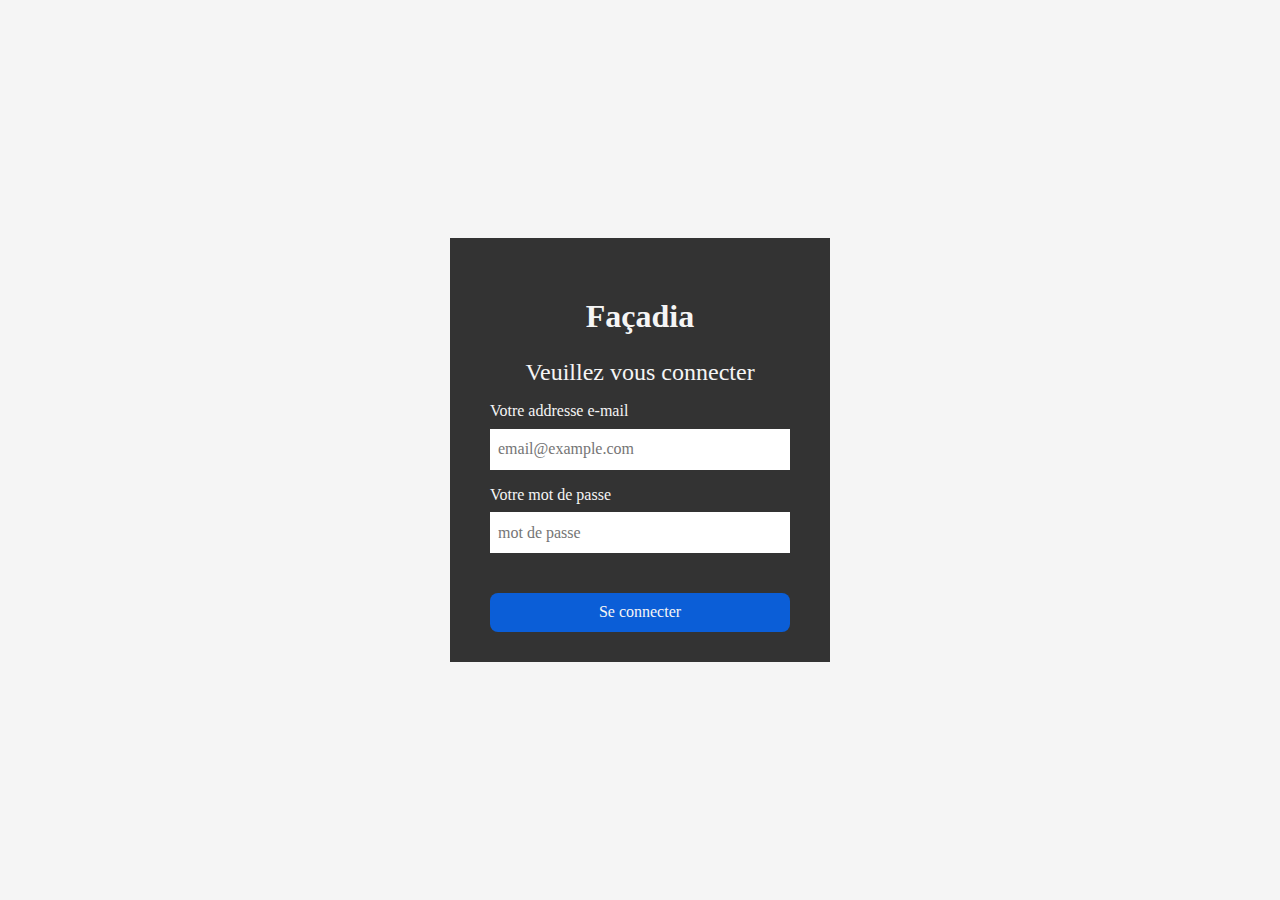
<file: index.html>
<!DOCTYPE html>
<html lang="fr">
<head>
    <meta charset="UTF-8">
    <meta http-equiv="X-UA-Compatible" content="IE=edge">
    <meta name="viewport" content="width=device-width, initial-scale=1.0">

    <title>Façadia - Se connecter</title>

    <link rel="stylesheet" href="/css/normalize.css">
    <link rel="stylesheet" href="/css/main.css">
</head>
<body>
    <div class="sign-in-page">
        <div class="sign-in-main-wrapper">
            <h1 class="main-title">Façadia</h1>
            <form class="sign-in-form" action="#" method="POST">
                <h2 class="form-title">Veuillez vous connecter</h2>
                
                <div class="form-group">
                    <label for="user-email">Votre addresse e-mail</label>
                    <input name="user-email" id="user-email" type="email" placeholder="email@example.com">
                    <span class="form-text-error hidden user-email-error-msg">L'e-mail n'est pas correct</span>
                </div>
                <div class="form-group">
                    <label for="user-password">Votre mot de passe</label>
                    <input name="user-password" id="user-password" type="password" placeholder="mot de passe">
                    <span class="form-text-error hidden  user-password-error-msg">Le mot de passe n'est pas correct</span>
                </div>
                <div>
                    <button class="submit-btn" type="submit">Se connecter</button>
                </div>
            </form>
        </div>
    </div>
    <script src="/js/pages/signIn.js"></script>
</body>
</html>
</file>
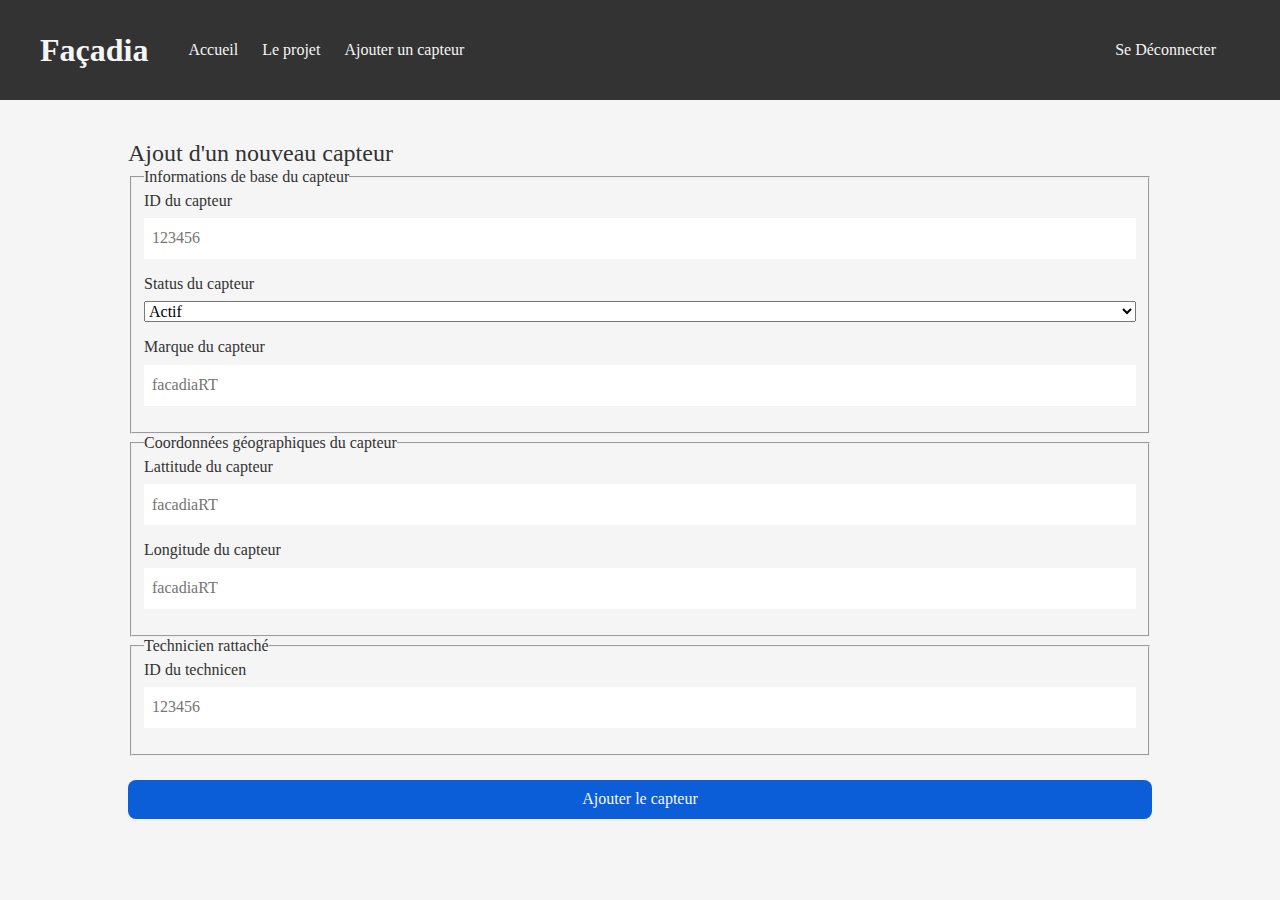
<file: pages/add-sensor.html>
<!DOCTYPE html>
<html lang="fr">
<head>
    <meta charset="UTF-8">
    <meta http-equiv="X-UA-Compatible" content="IE=edge">
    <meta name="viewport" content="width=device-width, initial-scale=1.0">

    <title>Façadia - Ajouter un capteur</title>

    <link rel="stylesheet" href="/css/normalize.css">
    <link rel="stylesheet" href="/css/main.css">
</head>
<body>
    <div class="add-sensor-page">
        <div class="add-sensor-main-wrapper">
            <header class="main-header">
                <h1 class="main-header-title">
                    <a href="/pages/homepage.html">Façadia</a>
                </h1>
                <ul class="main-nav">
                    <li class="main-nav-item">
                        <a class="main-nav-link" href="/pages/homepage.html">Accueil</a>
                    </li>
                    <li class="main-nav-item">
                        <a class="main-nav-link" href="">Le projet</a>
                    </li>
                    <li class="main-nav-item pr">
                        <a class="main-nav-link" href="/pages/add-sensor.html">Ajouter un capteur</a>
                    </li>
                    <li class="main-nav-item">
                        <a class="main-nav-link" href="/">Se Déconnecter</a>
                    </li>
                </ul>
            </header>
            <main class="add-sensor-page-main">
                <div class="add-sensor-page-page-main-top-header">
                    <h2 class="section-title">Ajout d'un nouveau capteur</h2>
                </div>
                <form class="add-sensor-form" action="#" method="POST">
                    <fieldset>
                        <legend>Informations de base du capteur</legend>
                        <div class="form-group">
                            <label for="">ID du capteur</label>
                            <input type="text" placeholder="123456">
                        </div>
                        <div class="form-group">
                            <label for="">Status du capteur</label>
                            <select name="" id="">
                                <option value="on">Actif</option>
                                <option value="off">Inactif</option>
                            </select>
                        </div>
                        <div class="form-group">
                            <label for="">Marque du capteur</label>
                            <input type="text" placeholder="facadiaRT">
                        </div>
                    </fieldset>
                    <fieldset>
                        <legend>Coordonnées géographiques du capteur</legend>
                        <div class="form-group">
                            <label for="">Lattitude du capteur</label>
                            <input class="lat-input" type="text" placeholder="facadiaRT">
                        </div>
                        <div class="form-group">
                            <label for="">Longitude du capteur</label>
                            <input class="lng-input" type="text" placeholder="facadiaRT">
                        </div>
                    </fieldset>
                    <fieldset>
                        <legend>Technicien rattaché</legend>
                        <div class="form-group">
                            <label for="">ID du technicen</label>
                            <input type="text" placeholder="123456">
                        </div>
                    </fieldset>
                    <div>
                        <button class="submit-btn" type="submit">Ajouter le capteur</button>
                    </div>
                </form>
            </main>
        </div>
    </div>
    <script src="/js/pages/addSensor.js"></script>
</body>
</html>
</file>
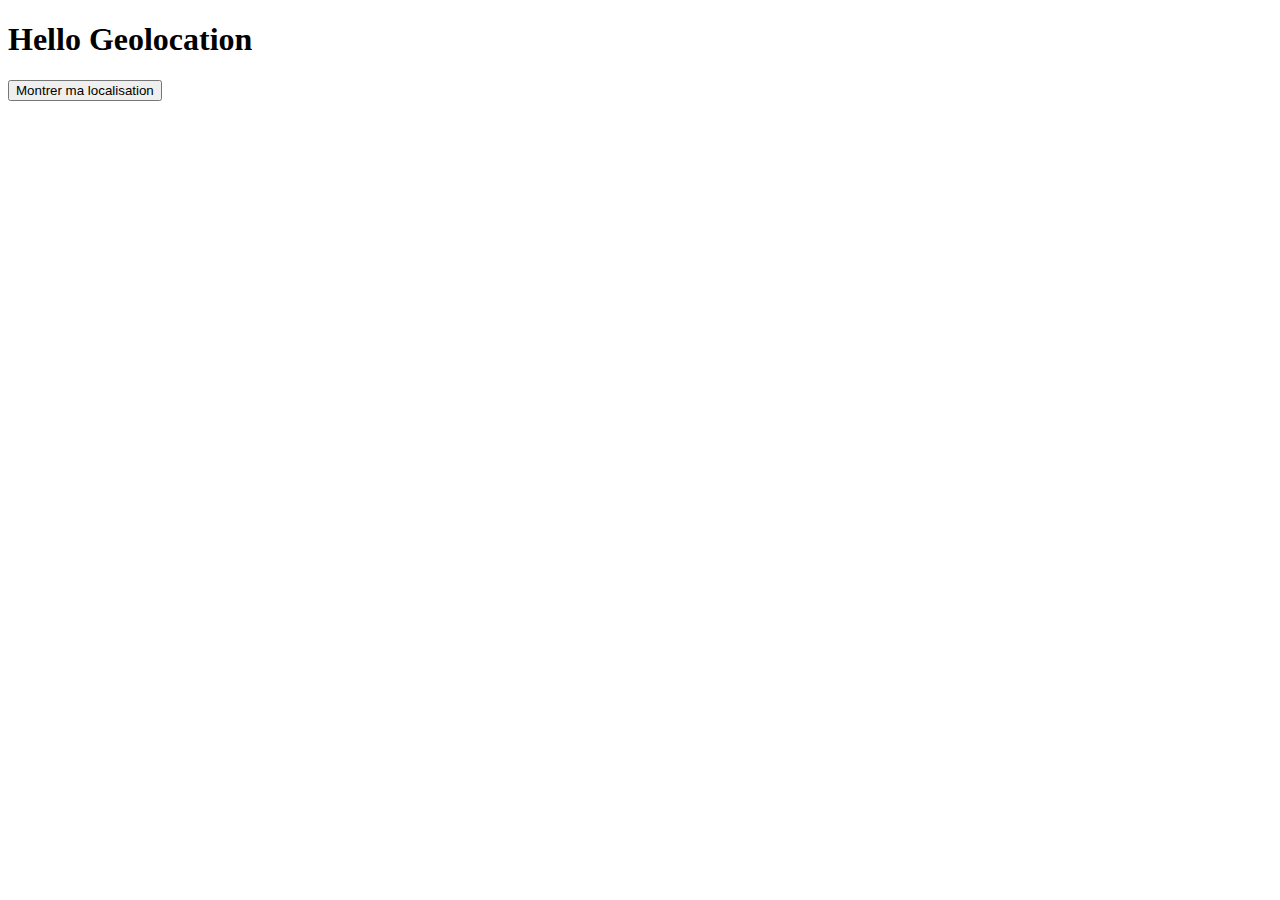
<file: pages/geolocation.html>
<!DOCTYPE html>
<html lang="en">
<head>
    <meta charset="UTF-8">
    <meta http-equiv="X-UA-Compatible" content="IE=edge">
    <meta name="viewport" content="width=device-width, initial-scale=1.0">
    <title>Document</title>
</head>
<body>
    <h1>Hello Geolocation</h1>
    <div>
        <button id = "find-me">Montrer ma localisation</button><br/>
        <p id = "status"></p>
        <a id = "map-link" target="_blank"></a>
    </div>

    <script>
        function geoFindMe() {
            const status = document.querySelector('#status');
            const mapLink = document.querySelector('#map-link');

            mapLink.href = '';
            mapLink.textContent = '';

            function success(position) {
                const latitude  = position.coords.latitude;
                const longitude = position.coords.longitude;

                status.textContent = '';
                mapLink.href = `https://www.openstreetmap.org/#map=18/${latitude}/${longitude}`;
                mapLink.textContent = `Latitude: ${latitude} °, Longitude: ${longitude} °`;
            }

            function error() {
                status.textContent = 'Unable to retrieve your location';
            }

            if (!navigator.geolocation) {
                status.textContent = 'Geolocation is not supported by your browser';
            } else {
                status.textContent = 'Locating…';
                navigator.geolocation.getCurrentPosition(success, error);
            }

        }

        document.querySelector('#find-me').addEventListener('click', geoFindMe);
    </script>
</body>
</html>
</file>
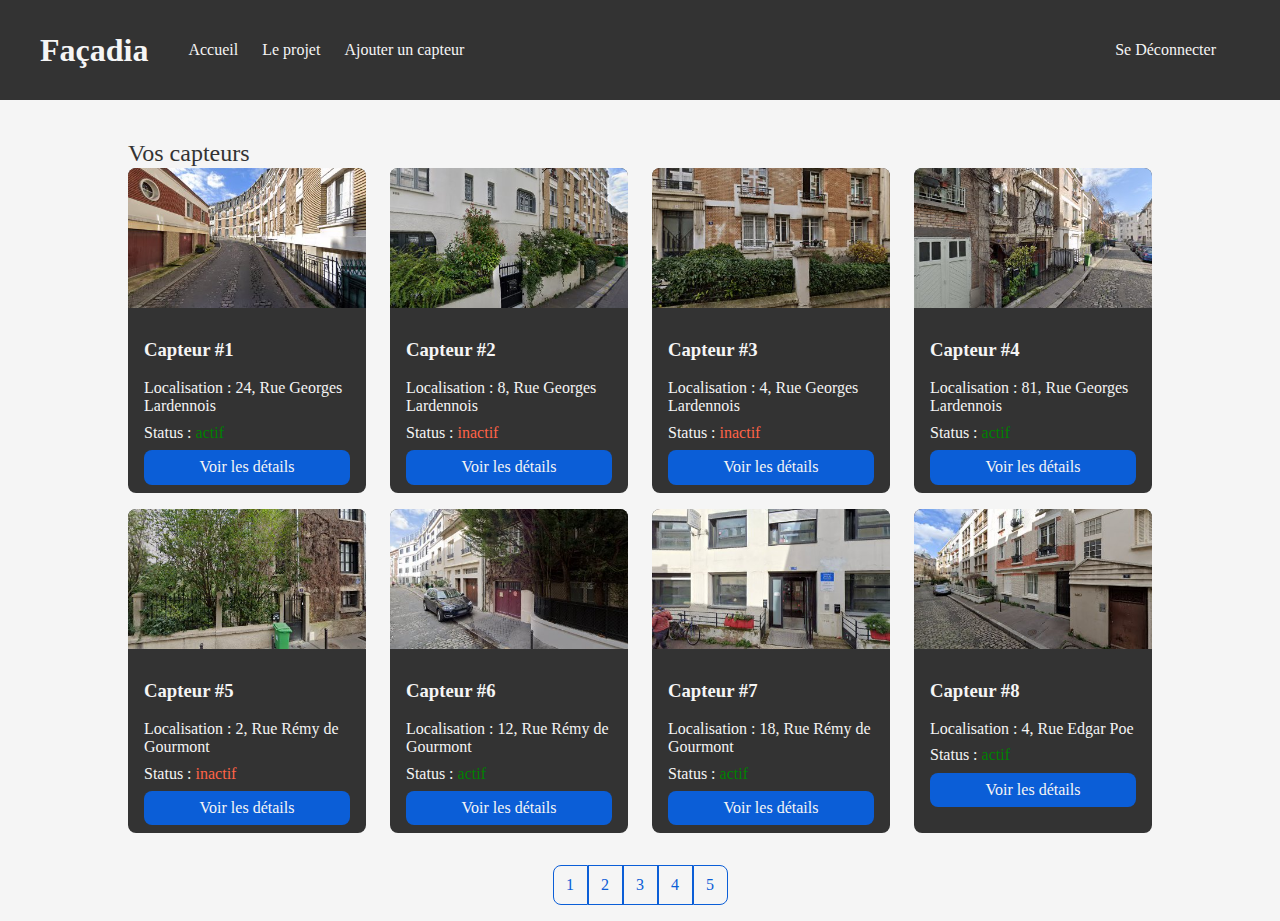
<file: pages/homepage.html>
<!DOCTYPE html>
<html lang="fr">
<head>
    <meta charset="UTF-8">
    <meta http-equiv="X-UA-Compatible" content="IE=edge">
    <meta name="viewport" content="width=device-width, initial-scale=1.0">

    <title>Façadia - Vos capteurs de façace</title>

    <link rel="stylesheet" href="/css/normalize.css">
    <link rel="stylesheet" href="/css/main.css">
</head>
<body>
    <div class="home-page">
        <div class="home-page-main-wrapper">
            <header class="main-header">
                <h1 class="main-header-title">
                    <a href="/pages/homepage.html">Façadia</a>
                </h1>
                <ul class="main-nav">
                    <li class="main-nav-item">
                        <a class="main-nav-link" href="/pages/homepage.html">Accueil</a>
                    </li>
                    <li class="main-nav-item">
                        <a class="main-nav-link" href="">Le projet</a>
                    </li>
                    <li class="main-nav-item pr">
                        <a class="main-nav-link" href="/pages/add-sensor.html">Ajouter un capteur</a>
                    </li>
                    <li class="main-nav-item">
                        <a class="main-nav-link" href="/">Se Déconnecter</a>
                    </li>
                </ul>
            </header>
            <main class="home-page-main">
                <div class="home-page-main-top-header">
                    <h2 class="section-title">Vos capteurs</h2>
                </div>
                <div class="sensors-wrapper">
                </div>
                <ul class="pagination-list">
                </ul>
            </main>
        </div>
    </div>
    <script src="/js/pages/homepage.js"></script>
</body>
</html>
</file>
<file: css/main.css>
:root {
    /* Descriptive color variables */
    --japanese-laurel: #008000;
    --mine-shaft: #333;
    --persimmon: #FF6347;
    --science-blue: #0B5ED7;
    --silver: #C4C4C4;
    --wild-sand: #F5F5F5;

    /* Functional color variables */
    --color-primary: var(--wild-sand);
    --color-secondary: var(--mine-shaft);
    --color-tertiary: var(--silver);

    --button-bg-color: var(--science-blue);

    --is-ok-color: var(--japanese-laurel);
    --has-warning-color: var(--persimmon);
}

/* General Settings */
body {
    background-color: var(--color-primary);
    color: var(--color-secondary);
}

h1,
h2 {
    margin: 0;
}

.hidden {
    display: none;
}

.pr {
    margin-right: auto !important;
}

img {
    width: 100%;
}

.section-title {
    font-size: 24px;
    font-weight: 300;
}

.on {
    color: var(--is-ok-color);
}

.off {
    color: var(--has-warning-color);
}

/* Main Header */
.main-header {
    align-items: center;
    background-color: var(--color-secondary);
    display: flex;
    height: 100px;
    padding-left: 40px;
    padding-right: 40px;
    margin-bottom: 40px;
}

.main-header-title {
    margin-right: 40px;
}

.main-header-title a,
.main-nav-link {
    color: var(--color-primary);
    text-decoration: none;
}

.main-nav-link:hover {
    text-decoration: underline;
}

.main-nav {
    display: flex;
    list-style-type: none;
    padding-left: 0;
    width: 100%;
}

.main-nav-item {
    margin-right: 24px;
}

/* Sign In Page */
.sign-in-page {
    align-items: center;
    display: flex;
    justify-content: center;
    min-height: 100vh;
    min-width: 100vw;
}

.sign-in-main-wrapper {
    background-color: var(--color-secondary);
    color: var(--color-primary);
    padding: 60px 40px 30px;
}

.main-title {
    margin-bottom: 24px;
    text-align: center;
}

.form-title {
    font-weight: 300;
    margin-bottom: 16px;
    text-align: center;
}

.form-group {
    display: flex;
    flex-direction: column;
    font-size: 16px;
    margin-bottom: 16px;
    min-width: 300px;
}

.form-group label {
    margin-bottom: 8px;
}

.form-group input {
    border: none;
    height: 39px;
    padding-left: 8px;
}

.form-text-error {
    color: var(--has-warning-color);
    margin-top: 8px;
}

.submit-btn {
    background-color: var(--button-bg-color);
    border-radius: 8px;
    border: none;
    color: var(--color-primary);
    cursor: pointer;
    font-size: 16px;
    height: 39px;
    margin-top: 24px;
    width: 100%;
}

/* Home Page */
.home-page-main {
    width: 80%;
    max-width: 1024px;
    margin-left: auto;
    margin-right: auto;
}


.home-page-main-top-header {
    display: flex;
}

.home-page-main-top-header .section-title {
    margin-right: auto;
}

.sensors-wrapper {
    display: grid;
    grid-template-columns: 1fr 1fr 1fr 1fr;
    grid-row-gap: 16px;
    grid-column-gap: 24px;
    margin-bottom: 32px;
}

.sensor-card {
    background-color: var(--color-secondary);
    color: var(--color-primary);
    border-radius: 8px;
    overflow: hidden;
}

.sensor-info {
    display: flex;
    flex-direction: column;
    padding: 8px 16px;
}

.sensor-info-title {
    margin-bottom: 8px;
}

.sensor-info-location,
.sensor-info-status {
    display: block;
    margin-bottom: 8px;
}

.sensor-info-btn {
    background-color: var(--button-bg-color);
    border-radius: 8px;
    color: var(--color-primary);
    padding-bottom: 8px;
    padding-top: 8px;
    text-align: center;
    text-decoration: none;
}

.pagination-list {
    display: flex;
    justify-content: center;
    list-style-type: none;
    padding-left: 0;
}

.pagination-list-item {
    border: 1px solid var(--button-bg-color);
}

.pagination-list-item:first-child {
    border-top-left-radius: 8px;
    border-bottom-left-radius: 8px;
}

.pagination-list-item:last-child {
    border-top-right-radius: 8px;
    border-bottom-right-radius: 8px;
}

.pagination-list-item a {
    align-items: center;
    color: var(--button-bg-color);
    display: flex;
    height: 38px;
    justify-content: center;
    text-decoration: none;
    width: 33px;
}


/* Sensor Detail Page */
.sensor-details-main {
    margin-left: auto;
    margin-right: auto;
    max-width: 1024px;
    width: 80%;
}

.sensor-details-wrapper {
    display: grid;
    grid-template-columns: 400px auto;
    grid-template-rows: 500px;
    grid-column-gap: 40px;
}

.data-sensor-wrapper {
    margin-bottom: 32px;
}

.sensor-details-img-gallery-wrapper img {
    height: 100%;
    object-fit: cover;
}

.sensor-details-info-wrapper {
    background-color: var(--color-tertiary);
    padding-left: 16px;
    padding-right: 16px;
    overflow: scroll;
}

.data-table {
    background-color: var(--color-primary);
    border: 1px solid var(--color-secondary);
    width: 100%;
    border-collapse: collapse;
    border: 1px solid var(--color-secondary);
}

.data-table th,
.data-table td {
    border: 1px solid var(--color-secondary);
    padding: 8px;
    text-align: center;
}

.data-table th:hover,
.data-table td:hover {
    color: var(--color-primary);
    background-color: var(--color-secondary);
}

.weather-forecast-wrapper {
    margin-bottom: 32px;
}

/* Add Sensor Page */
.add-sensor-page-main {
    width: 80%;
    max-width: 1024px;
    margin-left: auto;
    margin-right: auto;
}
</file>
